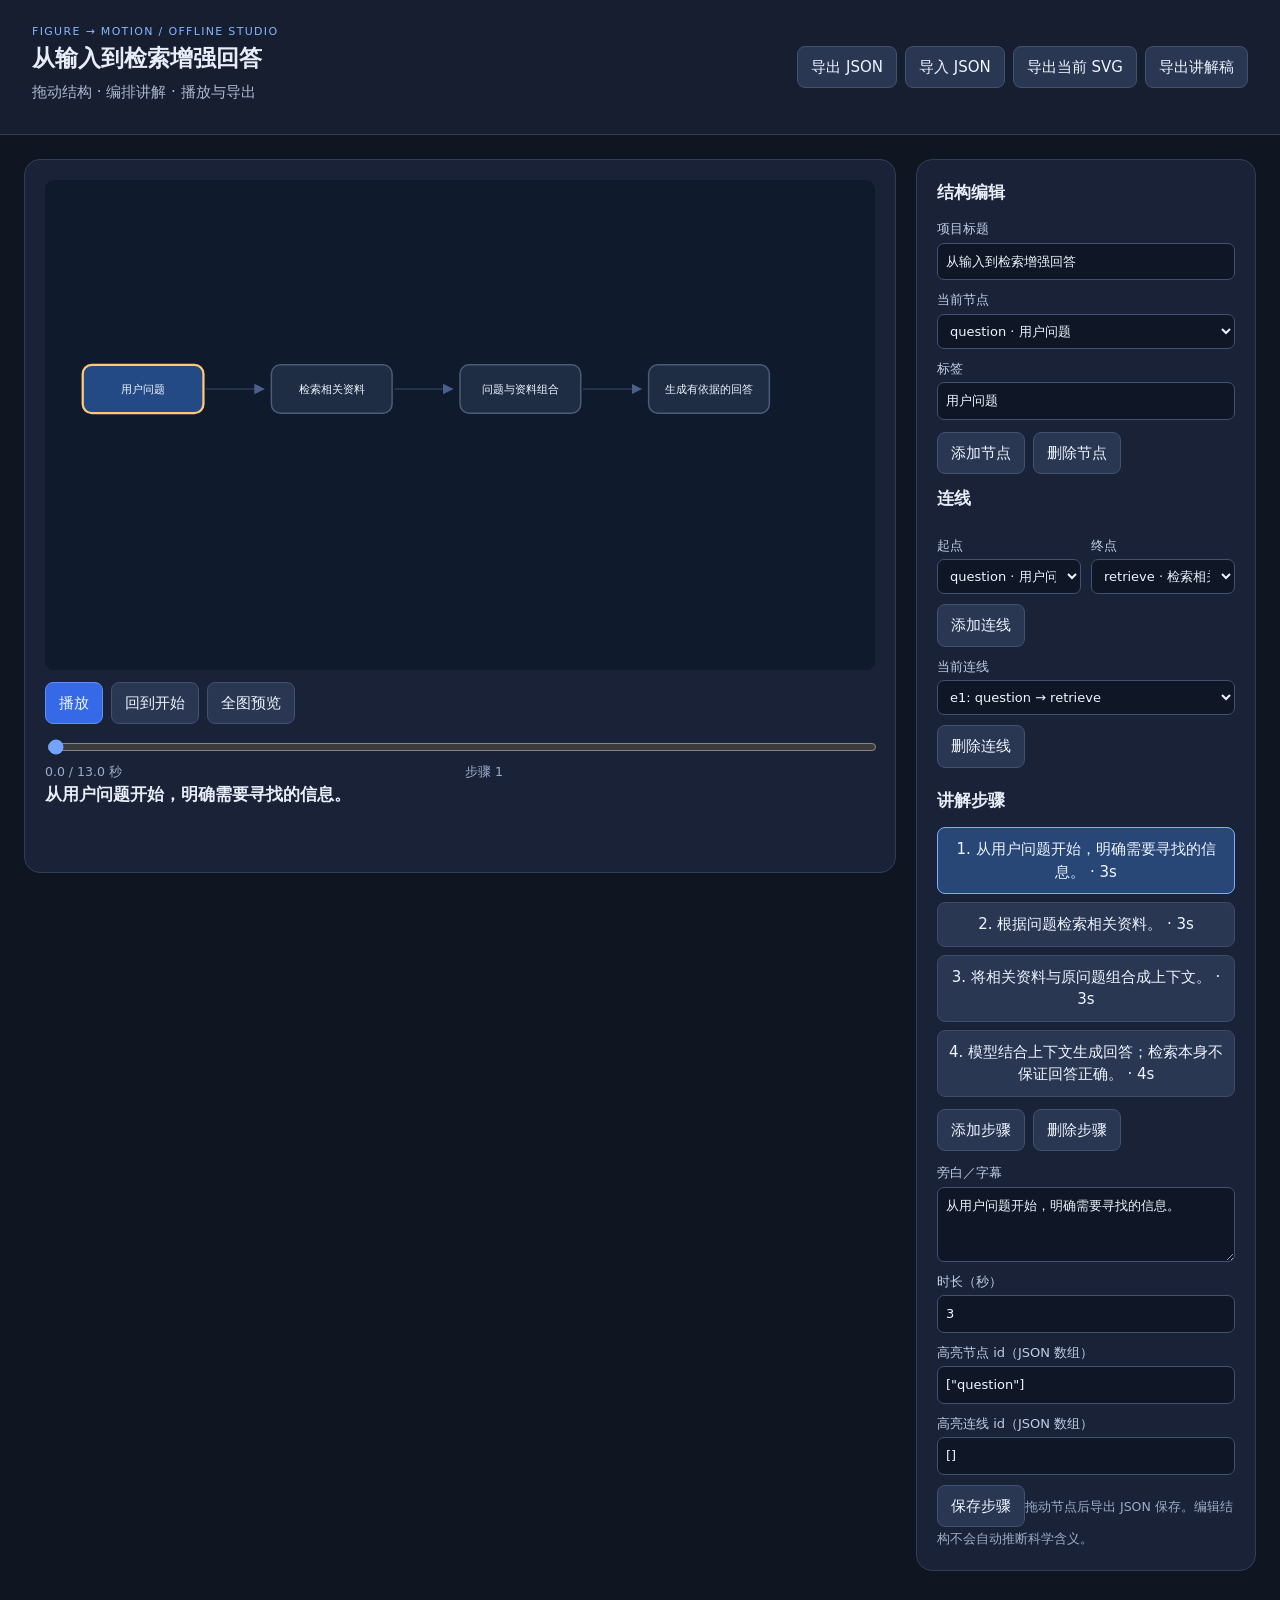
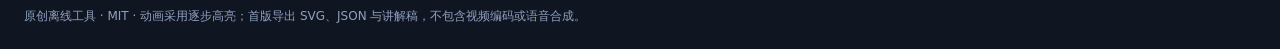
<file: docs/index.html>
<!doctype html><html lang="zh-CN"><meta charset="utf-8"><meta name="viewport" content="width=device-width,initial-scale=1"><title>图解动画工作台</title><style>*{box-sizing:border-box}body{margin:0;background:#101522;color:#e8edf8;font:15px/1.5 system-ui,-apple-system,sans-serif}header{padding:24px 32px;background:#171e30;border-bottom:1px solid #303b54;display:flex;align-items:center;justify-content:space-between;gap:16px;flex-wrap:wrap}h1{font-size:23px;margin:0}h2{font-size:17px;margin:0 0 14px}p{margin:6px 0;color:#aab8d2}.badge{font-size:11px;letter-spacing:.12em;color:#85b5ff}.layout{padding:24px;max-width:1500px;margin:auto;display:grid;grid-template-columns: minmax(0,1fr) 340px;gap:20px}.card{background:#192236;border:1px solid #303d58;border-radius:16px;padding:20px;min-width:0}.toolbar{display:flex;gap:8px;flex-wrap:wrap;margin:12px 0}button,.file{background:#293752;color:#eef4ff;border:1px solid #405271;border-radius:8px;padding:9px 13px;cursor:pointer;font:inherit}button:hover,.file:hover{background:#354c73}button.primary{background:#3669e8;border-color:#5f8eff}input,select,textarea{background:#0f1727;color:#eef4ff;border:1px solid #405271;border-radius:7px;padding:8px;font:inherit;max-width:100%}input[type=range]{padding:0;width:100%;accent-color:#71a3ff}label{display:block;margin:10px 0;color:#bfcee8;font-size:13px}label input:not([type=range]):not([type=checkbox]),label select,label textarea{display:block;width:100%;margin-top:4px}textarea{width:100%;min-height:75px}svg{display:block;width:100%;height:auto;touch-action:none}small{color:#9badcb}.status{color:#a9c6ff;min-height:25px}.row{display:flex;gap:10px;align-items:center}.row>*{flex:1}.stats{display:flex;gap:10px;flex-wrap:wrap;margin:12px 0}.stat{background:#111a2c;padding:12px 18px;border-radius:10px;flex:1}.stat strong{display:block;font-size:21px;color:#94c8ff}.steps{display:grid;gap:8px;margin-top:12px}.step{padding:10px;border:1px solid #3c4c67;border-radius:8px;cursor:pointer}.step.active{background:#284777;border-color:#80acff}details{margin-top:14px}footer{padding:12px 24px 24px;color:#8fa1c0;font-size:12px}.hidden{display:none}@media(max-width:900px){.layout{grid-template-columns:1fr;padding:12px}header{padding:18px}.card{padding:14px}}
[hidden]{display:none!important}.layout{align-items:start}.toolbar>.file{margin:0;display:inline-flex;align-items:center}.toolbar{align-items:center}
</style>
<header><div><div class="badge">FIGURE → MOTION / OFFLINE STUDIO</div><h1 id="title"></h1><p>拖动结构 · 编排讲解 · 播放与导出</p></div><div class="toolbar"><button id="exportJson">导出 JSON</button><label class="file">导入 JSON<input id="importJson" type="file" accept=".json" hidden></label><button id="exportSvg">导出当前 SVG</button><button id="exportCaptions">导出讲解稿</button></div></header>
<main class="layout"><section class="card"><svg id="stage" viewBox="0 0 1100 650" role="img" aria-label="可编辑流程图"></svg><div class="toolbar"><button class="primary" id="play">播放</button><button id="reset">回到开始</button><button id="showAll">全图预览</button></div><input id="seek" type="range" min="0" max="10" step=".01" value="0" aria-label="播放进度"><div class="row"><small id="time"></small><small id="mode"></small></div><h2 id="caption"></h2><p class="status" id="status" role="status"></p></section>
<aside class="card"><h2>结构编辑</h2><label>项目标题<input id="projectTitle"></label><label>当前节点<select id="nodeSelect"></select></label><label>标签<input id="nodeLabel"></label><div class="toolbar"><button id="addNode">添加节点</button><button id="deleteNode">删除节点</button></div><h2>连线</h2><div class="row"><label>起点<select id="fromNode"></select></label><label>终点<select id="toNode"></select></label></div><button id="addEdge">添加连线</button><label>当前连线<select id="edgeSelect"></select></label><button id="deleteEdge">删除连线</button><h2 style="margin-top:20px">讲解步骤</h2><div class="steps" id="steps"></div><div class="toolbar"><button id="addStep">添加步骤</button><button id="deleteStep">删除步骤</button></div><label>旁白／字幕<textarea id="stepCaption"></textarea></label><label>时长（秒）<input id="duration" type="number" min=".2" max="60" step=".2"></label><label>高亮节点 id（JSON 数组）<input id="stepNodes"></label><label>高亮连线 id（JSON 数组）<input id="stepEdges"></label><button id="saveStep">保存步骤</button><small>拖动节点后导出 JSON 保存。编辑结构不会自动推断科学含义。</small></aside></main><footer>原创离线工具 · MIT · 动画采用逐步高亮；首版导出 SVG、JSON 与讲解稿，不包含视频编码或语音合成。</footer>
<script id="project-data" type="application/json">{"title": "从输入到检索增强回答", "nodes": [{"id": "question", "label": "用户问题", "x": 50, "y": 245}, {"id": "retrieve", "label": "检索相关资料", "x": 300, "y": 245}, {"id": "context", "label": "问题与资料组合", "x": 550, "y": 245}, {"id": "answer", "label": "生成有依据的回答", "x": 800, "y": 245}], "edges": [{"id": "e1", "from": "question", "to": "retrieve"}, {"id": "e2", "from": "retrieve", "to": "context"}, {"id": "e3", "from": "context", "to": "answer"}], "steps": [{"caption": "从用户问题开始，明确需要寻找的信息。", "duration": 3, "nodes": ["question"], "edges": []}, {"caption": "根据问题检索相关资料。", "duration": 3, "nodes": ["retrieve"], "edges": ["e1"]}, {"caption": "将相关资料与原问题组合成上下文。", "duration": 3, "nodes": ["context"], "edges": ["e2"]}, {"caption": "模型结合上下文生成回答；检索本身不保证回答正确。", "duration": 4, "nodes": ["answer"], "edges": ["e3"]}]}</script><script>'use strict';
let data=JSON.parse(document.getElementById('project-data').textContent), selected=data.nodes[0].id, stepIndex=0, seconds=0, playing=false, all=false, last=0, drag=null;
const $=id=>document.getElementById(id), NS='http://www.w3.org/2000/svg';
function svg(tag,attrs={},text){const n=document.createElementNS(NS,tag);for(const [k,v] of Object.entries(attrs))n.setAttribute(k,v);if(text!==undefined)n.textContent=text;return n}
function download(name,text,type='application/json'){const a=document.createElement('a'),u=URL.createObjectURL(new Blob([text],{type}));a.href=u;a.download=name;a.click();setTimeout(()=>URL.revokeObjectURL(u),1000)}
function total(){return data.steps.reduce((s,x)=>s+x.duration,0)}
function currentStep(t=seconds){let n=0;for(let i=0;i<data.steps.length;i++){n+=data.steps[i].duration;if(t<n)return i}return data.steps.length-1}
function status(s){$('status').textContent=s}
function validate(d){if(!d||typeof d.title!=='string'||!d.title.trim()||!Array.isArray(d.nodes)||d.nodes.length<1||d.nodes.length>100||!Array.isArray(d.edges)||d.edges.length>200||!Array.isArray(d.steps)||d.steps.length<1||d.steps.length>100)throw Error('项目格式或数量无效');const ids=new Set(),es=new Set();d.nodes.forEach(n=>{if(typeof n.id!=='string'||!n.id||ids.has(n.id)||typeof n.label!=='string'||!Number.isFinite(n.x)||!Number.isFinite(n.y)||n.x<0||n.x>940||n.y<0||n.y>560)throw Error('节点格式、坐标或 id 无效');ids.add(n.id)});d.edges.forEach(e=>{if(typeof e.id!=='string'||!e.id||es.has(e.id)||!ids.has(e.from)||!ids.has(e.to)||e.from===e.to)throw Error('连线引用或 id 无效');es.add(e.id)});let sum=0;d.steps.forEach(s=>{if(!Number.isFinite(s.duration)||s.duration<.2||s.duration>60||typeof s.caption!=='string'||!Array.isArray(s.nodes)||!Array.isArray(s.edges)||s.nodes.some(x=>!ids.has(x))||s.edges.some(x=>!es.has(x)))throw Error('步骤格式或引用无效');sum+=s.duration});if(sum>1800)throw Error('总时长超过 30 分钟');return d}
function render(){
 $('title').textContent=data.title;$('projectTitle').value=data.title;
 const stage=$('stage');stage.replaceChildren();stage.append(svg('rect',{width:1100,height:650,fill:'#101a2d',rx:12}));
 const defs=svg('defs'),marker=svg('marker',{id:'arrow',viewBox:'0 0 10 10',refX:9,refY:5,markerWidth:7,markerHeight:7,orient:'auto-start-reverse'});marker.append(svg('path',{d:'M0,0 L10,5 L0,10Z',fill:'#8cb6ff'}));defs.append(marker);stage.append(defs);
 const step=data.steps[currentStep()],activeN=new Set(step.nodes),activeE=new Set(step.edges);
 for(const e of data.edges){const a=data.nodes.find(n=>n.id===e.from),b=data.nodes.find(n=>n.id===e.to),dx=b.x-a.x,dy=b.y-a.y,r=Math.hypot(dx,dy)||1;stage.append(svg('line',{x1:a.x+80+dx/r*83,y1:a.y+32+dy/r*35,x2:b.x+80-dx/r*90,y2:b.y+32-dy/r*35,stroke:activeE.has(e.id)?'#77c5ff':'#4d6384','stroke-width':activeE.has(e.id)?5:2,'marker-end':'url(#arrow)',opacity:all||activeE.has(e.id)?1:.45}));}
 for(const n of data.nodes){const g=svg('g',{transform:`translate(${n.x},${n.y})`,cursor:'grab','data-node-id':n.id});g.append(svg('rect',{width:160,height:64,rx:12,fill:all||activeN.has(n.id)?'#244a86':'#1e2c44',stroke:n.id===selected?'#ffc979':activeN.has(n.id)?'#85c7ff':'#4a5c79','stroke-width':n.id===selected?3:2}));const label=svg('text',{x:80,y:37,'text-anchor':'middle',fill:'#eff6ff','font-size':14,'font-family':'sans-serif'},n.label.length>18?n.label.slice(0,17)+'…':n.label);g.append(label);g.append(svg('title',{},n.label));g.addEventListener('pointerdown',ev=>{playing=false;selected=n.id;const p=point(ev);drag={id:n.id,dx:p.x-n.x,dy:p.y-n.y};stage.setPointerCapture(ev.pointerId);render();refreshEditor();});stage.append(g)}
 $('caption').textContent=all?'全图预览':step.caption;$('seek').max=total();$('seek').value=seconds;$('time').textContent=`${seconds.toFixed(1)} / ${total().toFixed(1)} 秒`;$('mode').textContent=all?'全图':'步骤 '+(currentStep()+1);$('play').textContent=playing?'暂停':'播放';
 document.querySelectorAll('.step').forEach((e,i)=>e.classList.toggle('active',i===stepIndex));
}
function options(id,list,value){const el=$(id);el.replaceChildren();for(const [v,t] of list){const o=document.createElement('option');o.value=v;o.textContent=t;el.append(o)}el.value=value??list[0]?.[0]??''}
function refreshEditor(){const ns=data.nodes.map(n=>[n.id,n.id+' · '+n.label]);options('nodeSelect',ns,selected);options('fromNode',ns);options('toNode',ns,data.nodes[1]?.id);options('edgeSelect',data.edges.map(e=>[e.id,e.id+': '+e.from+' → '+e.to]));$('nodeLabel').value=data.nodes.find(n=>n.id===selected)?.label??'';$('steps').replaceChildren();data.steps.forEach((s,i)=>{const b=document.createElement('button');b.className='step'+(i===stepIndex?' active':'');b.textContent=(i+1)+'. '+s.caption.slice(0,32)+' · '+s.duration+'s';b.onclick=()=>{stepIndex=i;seconds=data.steps.slice(0,i).reduce((x,y)=>x+y.duration,0);playing=false;all=false;refreshEditor();render()};$('steps').append(b)});const s=data.steps[stepIndex];$('stepCaption').value=s.caption;$('duration').value=s.duration;$('stepNodes').value=JSON.stringify(s.nodes);$('stepEdges').value=JSON.stringify(s.edges);}
function point(ev){const p=$('stage').createSVGPoint();p.x=ev.clientX;p.y=ev.clientY;return p.matrixTransform($('stage').getScreenCTM().inverse())}
$('stage').addEventListener('pointermove',ev=>{if(!drag)return;const n=data.nodes.find(n=>n.id===drag.id),p=point(ev);n.x=Math.max(0,Math.min(940,p.x-drag.dx));n.y=Math.max(0,Math.min(560,p.y-drag.dy));render()});$('stage').addEventListener('pointerup',()=>{drag=null});$('stage').addEventListener('pointercancel',()=>{drag=null});
$('nodeSelect').onchange=()=>{selected=$('nodeSelect').value;refreshEditor();render()};$('nodeLabel').oninput=()=>{data.nodes.find(n=>n.id===selected).label=$('nodeLabel').value;render()};$('projectTitle').oninput=()=>{data.title=$('projectTitle').value;$('title').textContent=data.title};
$('addNode').onclick=()=>{if(data.nodes.length>=100)return status('最多 100 个节点');let i=1;while(data.nodes.some(n=>n.id==='n'+i))i++;selected='n'+i;data.nodes.push({id:selected,label:'新节点',x:100+(i*90)%700,y:80+(i*70)%420});refreshEditor();render()};
$('deleteNode').onclick=()=>{if(data.nodes.length===1)return status('至少保留一个节点');data.nodes=data.nodes.filter(n=>n.id!==selected);const removed=new Set(data.edges.filter(e=>e.from===selected||e.to===selected).map(e=>e.id));data.edges=data.edges.filter(e=>!removed.has(e.id));data.steps.forEach(s=>{s.nodes=s.nodes.filter(n=>n!==selected);s.edges=s.edges.filter(e=>!removed.has(e))});selected=data.nodes[0].id;refreshEditor();render()};
$('addEdge').onclick=()=>{const a=$('fromNode').value,b=$('toNode').value;if(a===b)return status('请选择不同的起点与终点');if(data.edges.length>=200)return status('最多 200 条连线');let i=1;while(data.edges.some(e=>e.id==='e'+i))i++;data.edges.push({id:'e'+i,from:a,to:b});refreshEditor();render()};
$('deleteEdge').onclick=()=>{const id=$('edgeSelect').value;data.edges=data.edges.filter(e=>e.id!==id);data.steps.forEach(s=>s.edges=s.edges.filter(e=>e!==id));refreshEditor();render()};
$('addStep').onclick=()=>{if(data.steps.length>=100)return status('最多 100 步');data.steps.push({caption:'说明这个步骤',duration:3,nodes:[selected],edges:[]});stepIndex=data.steps.length-1;seconds=total()-data.steps[stepIndex].duration;playing=false;refreshEditor();render()};$('deleteStep').onclick=()=>{if(data.steps.length===1)return status('至少保留一个步骤');data.steps.splice(stepIndex,1);stepIndex=Math.min(stepIndex,data.steps.length-1);seconds=data.steps.slice(0,stepIndex).reduce((t,s)=>t+s.duration,0);playing=false;refreshEditor();render()};
$('saveStep').onclick=()=>{playing=false;try{const parse=id=>JSON.parse($(id).value),s={caption:$('stepCaption').value,duration:Number($('duration').value),nodes:parse('stepNodes'),edges:parse('stepEdges')};const candidate=structuredClone(data);candidate.steps[stepIndex]=s;validate(candidate);data=candidate;seconds=data.steps.slice(0,stepIndex).reduce((t,s)=>t+s.duration,0);refreshEditor();render();status('步骤已保存')}catch(e){status('步骤未保存：'+e.message);render()}};
$('play').onclick=()=>{if(seconds>=total())seconds=0;all=false;playing=!playing;last=performance.now();stepIndex=currentStep();refreshEditor();render()};$('reset').onclick=()=>{seconds=0;playing=false;all=false;stepIndex=0;refreshEditor();render()};$('showAll').onclick=()=>{all=!all;playing=false;render()};$('seek').oninput=()=>{seconds=Number($('seek').value);playing=false;all=false;stepIndex=currentStep();refreshEditor();render()};
$('exportJson').onclick=()=>{try{validate(data);download('figure-motion.json',JSON.stringify(data,null,2));status('JSON 已导出')}catch(e){status(e.message)}};$('exportSvg').onclick=()=>download('figure-motion.svg',new XMLSerializer().serializeToString($('stage')),'image/svg+xml');$('exportCaptions').onclick=()=>{let t=0;download('captions.txt',data.steps.map((s,i)=>{const l=`${i+1}. [${t.toFixed(1)}–${(t+s.duration).toFixed(1)}s] ${s.caption}`;t+=s.duration;return l}).join('\n\n'),'text/plain')};
$('importJson').onchange=async ev=>{try{const file=ev.target.files[0];if(!file)return;if(file.size>2e6)throw Error('文件不能超过 2 MB');const next=validate(JSON.parse(await file.text()));data=next;selected=data.nodes[0].id;stepIndex=0;seconds=0;playing=false;refreshEditor();render();status('已导入')}catch(e){status(e.message)}ev.target.value=''};
function tick(now){if(playing){seconds=Math.min(total(),seconds+(now-last)/1000);if(seconds>=total())playing=false;const next=currentStep();if(next!==stepIndex){stepIndex=next;refreshEditor()}render()}last=now;requestAnimationFrame(tick)}
document.querySelector('aside').addEventListener('focusin',()=>{if(playing){playing=false;render()}});
refreshEditor();render();requestAnimationFrame(tick);window.diagramStudio={getData:()=>structuredClone(data),validate,stepAt:currentStep};
</script></html>
</file>
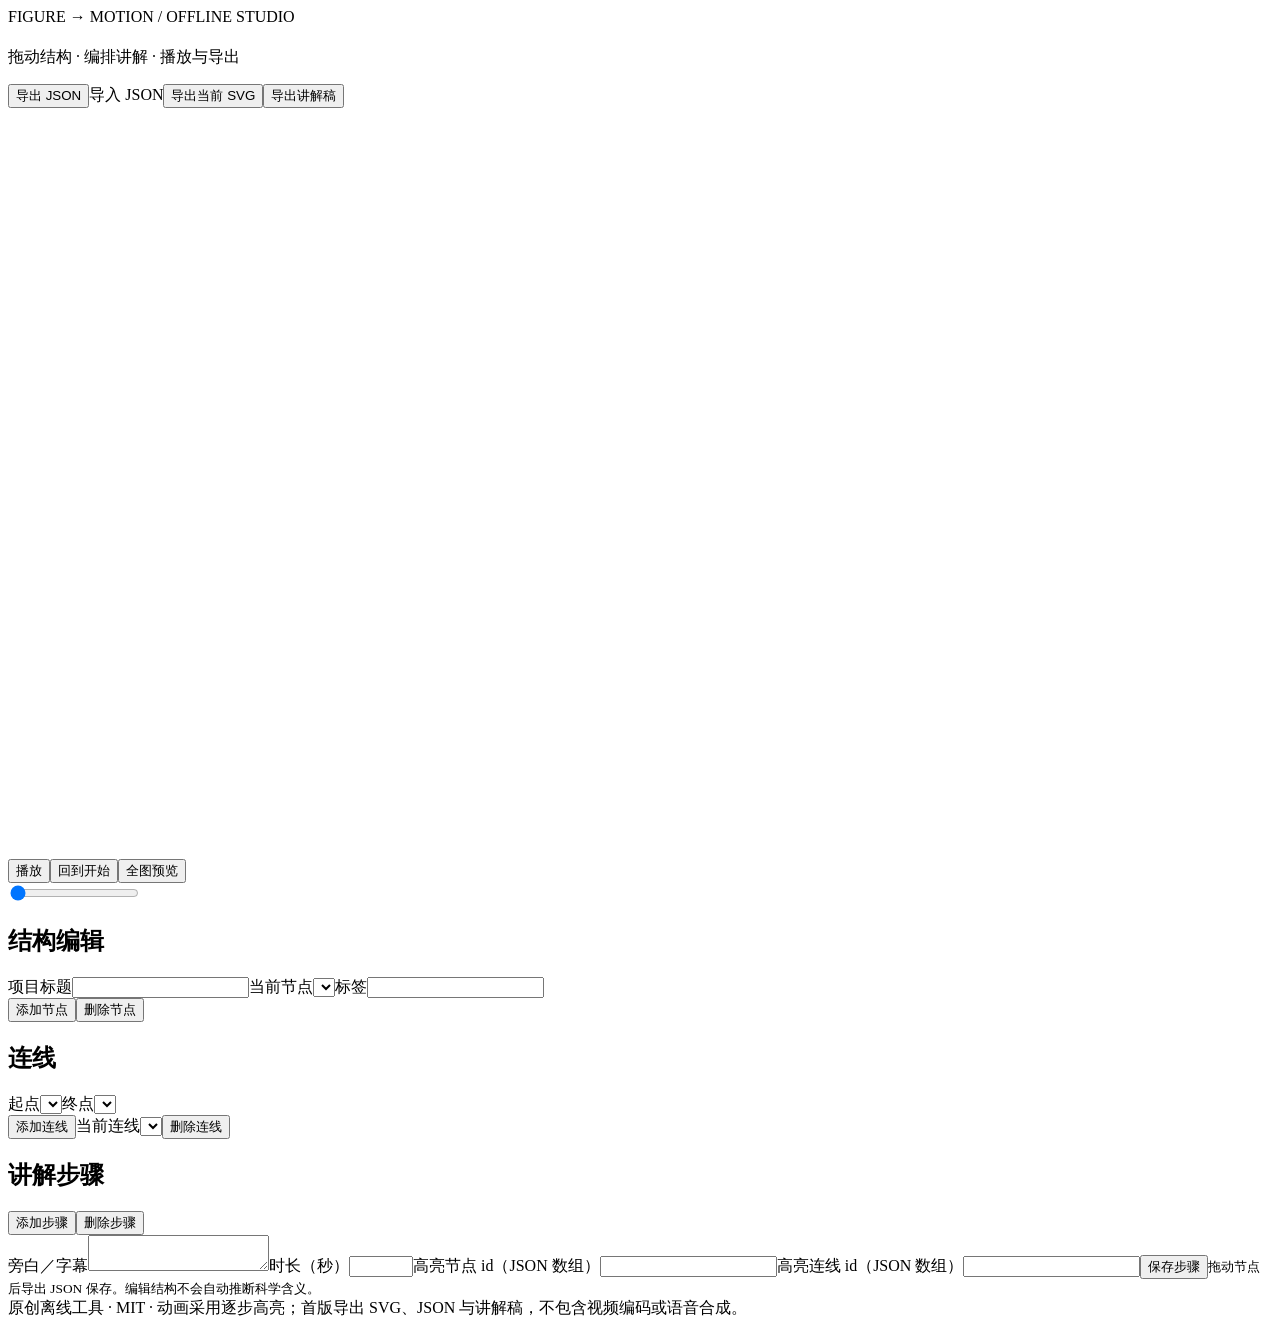
<file: assets/template.html>
<!doctype html><html lang="zh-CN"><meta charset="utf-8"><meta name="viewport" content="width=device-width,initial-scale=1"><title>图解动画工作台</title><style>/*__STYLE__*/</style>
<header><div><div class="badge">FIGURE → MOTION / OFFLINE STUDIO</div><h1 id="title"></h1><p>拖动结构 · 编排讲解 · 播放与导出</p></div><div class="toolbar"><button id="exportJson">导出 JSON</button><label class="file">导入 JSON<input id="importJson" type="file" accept=".json" hidden></label><button id="exportSvg">导出当前 SVG</button><button id="exportCaptions">导出讲解稿</button></div></header>
<main class="layout"><section class="card"><svg id="stage" viewBox="0 0 1100 650" role="img" aria-label="可编辑流程图"></svg><div class="toolbar"><button class="primary" id="play">播放</button><button id="reset">回到开始</button><button id="showAll">全图预览</button></div><input id="seek" type="range" min="0" max="10" step=".01" value="0" aria-label="播放进度"><div class="row"><small id="time"></small><small id="mode"></small></div><h2 id="caption"></h2><p class="status" id="status" role="status"></p></section>
<aside class="card"><h2>结构编辑</h2><label>项目标题<input id="projectTitle"></label><label>当前节点<select id="nodeSelect"></select></label><label>标签<input id="nodeLabel"></label><div class="toolbar"><button id="addNode">添加节点</button><button id="deleteNode">删除节点</button></div><h2>连线</h2><div class="row"><label>起点<select id="fromNode"></select></label><label>终点<select id="toNode"></select></label></div><button id="addEdge">添加连线</button><label>当前连线<select id="edgeSelect"></select></label><button id="deleteEdge">删除连线</button><h2 style="margin-top:20px">讲解步骤</h2><div class="steps" id="steps"></div><div class="toolbar"><button id="addStep">添加步骤</button><button id="deleteStep">删除步骤</button></div><label>旁白／字幕<textarea id="stepCaption"></textarea></label><label>时长（秒）<input id="duration" type="number" min=".2" max="60" step=".2"></label><label>高亮节点 id（JSON 数组）<input id="stepNodes"></label><label>高亮连线 id（JSON 数组）<input id="stepEdges"></label><button id="saveStep">保存步骤</button><small>拖动节点后导出 JSON 保存。编辑结构不会自动推断科学含义。</small></aside></main><footer>原创离线工具 · MIT · 动画采用逐步高亮；首版导出 SVG、JSON 与讲解稿，不包含视频编码或语音合成。</footer>
<script id="project-data" type="application/json">__DATA__</script><script>/*__SCRIPT__*/</script></html>
</file>
